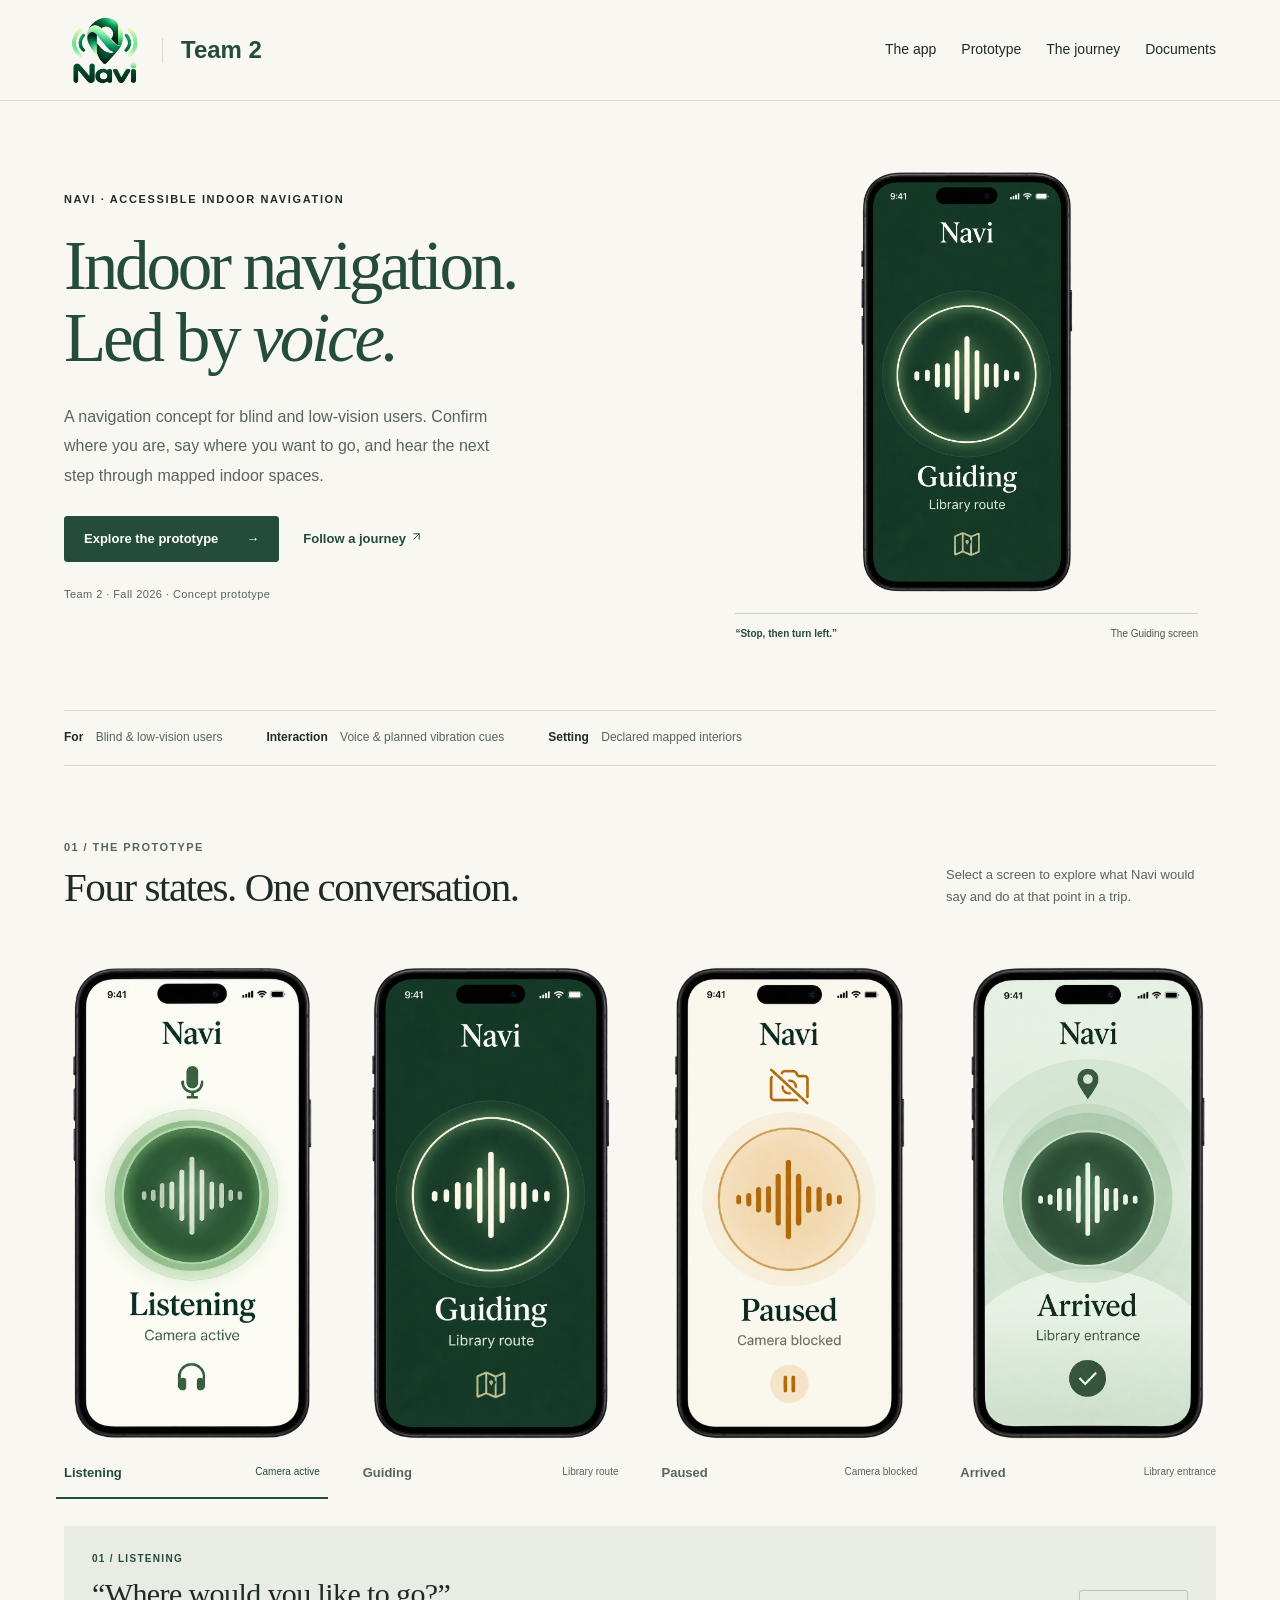
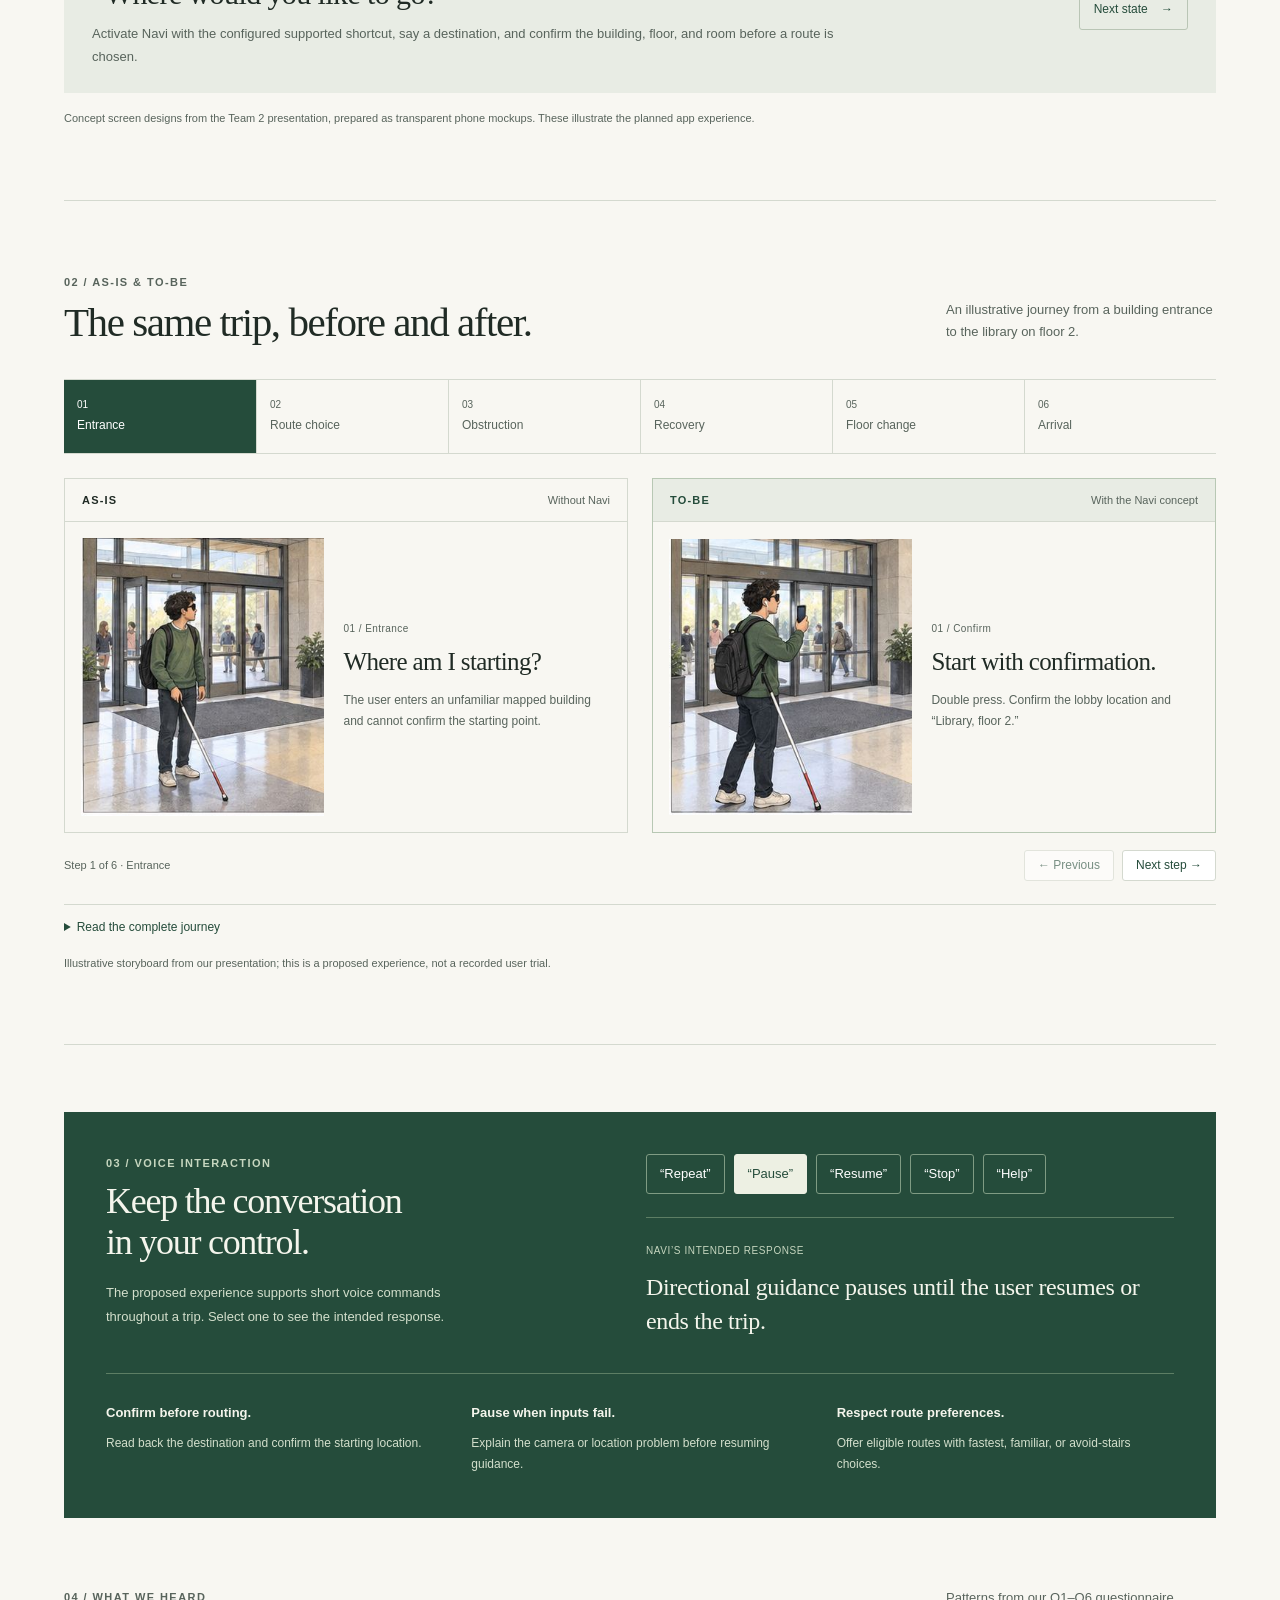
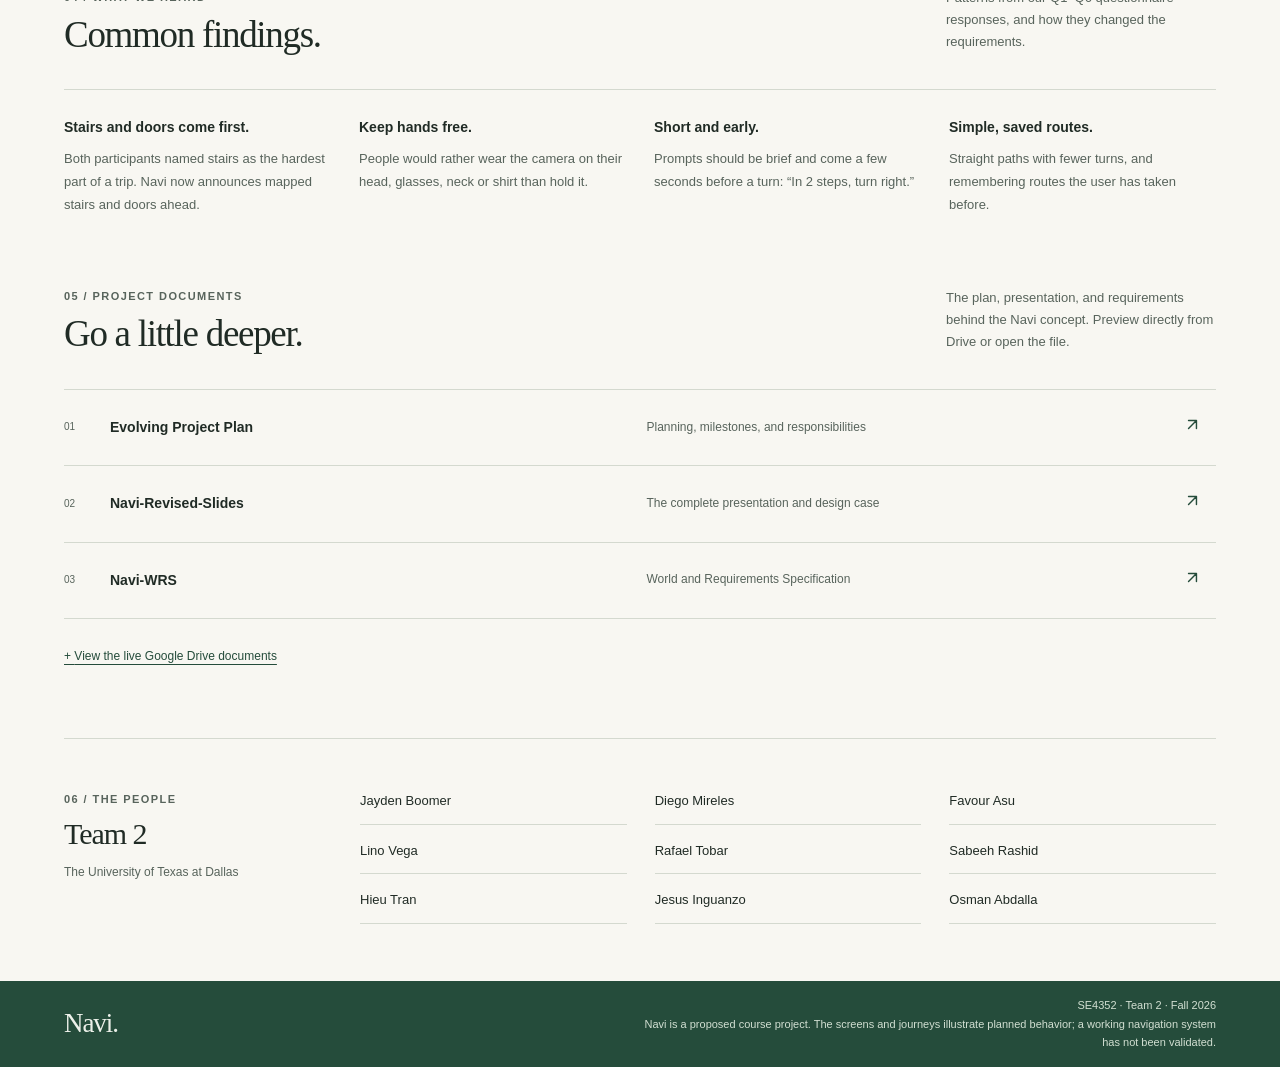
<file: index.html>
<!DOCTYPE html>
<html lang="en">

<head>
    <meta charset="utf-8">
    <meta name="viewport" content="width=device-width, initial-scale=1">
    <meta name="theme-color" content="#254c3b">
    <meta name="description"
        content="A voice-led indoor navigation concept for blind and low-vision users.">
    <title>Navi | SE4352.001 Team 2</title>

    <!-- Open Graph / Facebook / LinkedIn Meta Tags -->
    <meta property="og:title" content="Navi | SE4352.001 Team 2">
    <meta property="og:description"
        content="A voice-led indoor navigation concept for blind and low-vision users.">
    <meta property="og:image"
        content="https://raw.githubusercontent.com/Jayden-Boomer/SE4352.001-TeamWebsite/refs/heads/main/Images/navi-social-preview.jpg">
    <meta property="og:url" content="https://jayden-boomer.github.io/SE4352.001-TeamWebsite/">
    <meta property="og:type" content="website">

    <!-- Twitter Card Meta Tags -->
    <meta name="twitter:card" content="summary_large_image">
    <meta name="twitter:title" content="Navi | SE4352.001 Team 2">
    <meta name="twitter:description"
        content="A voice-led indoor navigation concept for blind and low-vision users.">
    <meta name="twitter:image"
        content="https://raw.githubusercontent.com/Jayden-Boomer/SE4352.001-TeamWebsite/refs/heads/main/Images/navi-social-preview.jpg">
    <meta property="og:image:width" content="1200">
    <meta property="og:image:height" content="630">
    <meta property="og:image:type" content="image/jpeg">
    <meta property="og:image:alt" content="Green Navi app logo centered on a light background">
    <meta name="twitter:image:alt" content="Green Navi app logo centered on a light background">
    <link rel="stylesheet" href="styles.css">
    <script src="script.js" defer></script>
</head>

<body>
    <a class="skip-link" href="#main">Skip to main content</a>
    <header class="site-header">
        <div class="wrap">
            <a class="brand" href="#overview" aria-label="Navi, Team 2 home">
                <img class="brand-logo" src="Images/navi-logo.png" alt="Navi" width="80" height="80"><span
                    class="brand-divider" aria-hidden="true"></span><span class="team-label">Team 2</span>
            </a>
            <nav class="top-nav" aria-label="Main navigation">
                <a href="#overview">The app</a><a href="#prototype">Prototype</a><a href="#journey"
                    class="nav-journey">The journey</a><a href="#documents">Documents</a>
            </nav>
        </div>
    </header>
    <main id="main" class="wrap">
        <section id="overview" class="hero" aria-labelledby="project-title">
            <div class="hero-grid">
                <div>
                    <p class="eyebrow">Navi · Accessible indoor navigation</p>
                    <h1 id="project-title">Indoor navigation.<br>Led by <em>voice.</em></h1>
                    <p class="hero-description">A navigation concept for blind and low-vision users. Confirm where you
                        are, say where you want to go, and hear the next step through mapped indoor spaces.</p>
                    <div class="hero-actions"><a class="button" href="#prototype">Explore the prototype <span
                                aria-hidden="true">→</span></a><a class="quiet-link" href="#journey">Follow a journey
                            <svg xmlns="http://www.w3.org/2000/svg" width="1em" height="1em" viewBox="0 0 24 24"
                                fill="none" stroke="currentColor" stroke-width="1.8" stroke-linecap="round"
                                stroke-linejoin="round" aria-hidden="true" focusable="false">
                                <path d="M7 17 17 7M7 7h10v10" />
                            </svg></a></div>
                    <p class="hero-status">Team 2 · Fall 2026 · Concept prototype</p>
                </div>
                <figure class="hero-visual">
                    <div class="phone-crop crop-guiding" role="img"
                        aria-label="Navi’s Guiding prototype screen: a dark green interface with a voice waveform and the caption Library route.">
                    </div>
                    <figcaption><strong>“Stop, then turn left.”</strong><span>The Guiding screen</span></figcaption>
                </figure>
            </div>
        </section>
        <div class="project-strip" aria-label="Project details">
            <span><strong>For</strong> Blind &amp; low-vision users</span><span><strong>Interaction</strong> Voice &amp;
                planned vibration cues</span><span><strong>Setting</strong> Declared mapped interiors</span>
        </div>

        <section id="prototype" class="showcase-section prototype-section" aria-labelledby="prototype-title">
            <div class="section-heading">
                <div>
                    <p class="section-number">01 / The prototype</p>
                    <h2 id="prototype-title">Four states. One conversation.</h2>
                </div>
                <p>Select a screen to explore what Navi would say and do at that point in a trip.</p>
            </div>
            <div class="prototype-grid" role="tablist" aria-label="Navi prototype screens">
                <button type="button" class="screen-tab" id="screen-listening" role="tab" aria-selected="true"
                    aria-controls="state-listening" tabindex="0">
                    <span class="phone-crop crop-listening" aria-hidden="true"></span><span
                        class="screen-caption">Listening<small>Camera active</small></span>
                </button>
                <button type="button" class="screen-tab" id="screen-guiding" role="tab" aria-selected="false"
                    aria-controls="state-guiding" tabindex="-1">
                    <span class="phone-crop crop-guiding" aria-hidden="true"></span><span
                        class="screen-caption">Guiding<small>Library route</small></span>
                </button>
                <button type="button" class="screen-tab" id="screen-paused" role="tab" aria-selected="false"
                    aria-controls="state-paused" tabindex="-1">
                    <span class="phone-crop crop-paused" aria-hidden="true"></span><span
                        class="screen-caption">Paused<small>Camera blocked</small></span>
                </button>
                <button type="button" class="screen-tab" id="screen-arrived" role="tab" aria-selected="false"
                    aria-controls="state-arrived" tabindex="-1">
                    <span class="phone-crop crop-arrived" aria-hidden="true"></span><span
                        class="screen-caption">Arrived<small>Library entrance</small></span>
                </button>
            </div>
            <div class="prototype-explanation">
                <div class="state-panels">
                    <div class="state-panel" id="state-listening" role="tabpanel" aria-labelledby="screen-listening"
                        tabindex="0">
                        <p class="state-label">01 / Listening</p>
                        <h3>“Where would you like to go?”</h3>
                        <p>Activate Navi with the configured supported shortcut, say a destination, and confirm the
                            building, floor, and room before a route is chosen.</p>
                    </div>
                    <div class="state-panel" id="state-guiding" role="tabpanel" aria-labelledby="screen-guiding"
                        tabindex="0" hidden>
                        <p class="state-label">02 / Guiding</p>
                        <h3>“Stop, then turn left.”</h3>
                        <p>Follow spoken distance, stop, and turn instructions along the confirmed route. The proposed
                            experience supports fastest, familiar, and avoid-stairs preferences where eligible routes
                            exist.</p>
                    </div>
                    <div class="state-panel" id="state-paused" role="tabpanel" aria-labelledby="screen-paused"
                        tabindex="0" hidden>
                        <p class="state-label">03 / Paused</p>
                        <h3>“Please clear the camera.”</h3>
                        <p>Guidance pauses when the camera view becomes unclear. Correct the view, then say resume; Navi
                            rechecks camera and location before continuing.</p>
                    </div>
                    <div class="state-panel" id="state-arrived" role="tabpanel" aria-labelledby="screen-arrived"
                        tabindex="0" hidden>
                        <p class="state-label">04 / Arrived</p>
                        <h3>“You’ve arrived.”</h3>
                        <p>Navi announces arrival when the confirmed location matches the mapped destination entrance.
                            Say stop to end the navigation session.</p>
                    </div>
                </div>
                <button class="next-state" id="next-state" type="button">Next state <span
                        aria-hidden="true">→</span></button>
            </div>
            <p class="source-caption">Concept screen designs from the Team 2 presentation, prepared as transparent phone
                mockups. These illustrate the planned app experience.</p>
        </section>

        <section id="journey" class="showcase-section journey-section" aria-labelledby="journey-title">
            <div class="section-heading">
                <div>
                    <p class="section-number">02 / AS-IS &amp; TO-BE</p>
                    <h2 id="journey-title">The same trip, before and after.</h2>
                </div>
                <p>An illustrative journey from a building entrance to the library on floor 2.</p>
            </div>
            <div class="journey-steps" role="group" aria-label="Choose a stage in the journey"><button
                    class="journey-step" type="button" aria-pressed="true"><span>01</span>Entrance</button><button
                    class="journey-step" type="button" aria-pressed="false"><span>02</span>Route choice</button><button
                    class="journey-step" type="button" aria-pressed="false"><span>03</span>Obstruction</button><button
                    class="journey-step" type="button" aria-pressed="false"><span>04</span>Recovery</button><button
                    class="journey-step" type="button" aria-pressed="false"><span>05</span>Floor change</button><button
                    class="journey-step" type="button" aria-pressed="false"><span>06</span>Arrival</button></div>
            <div class="journey-comparison">
                <article class="comparison-card comparison-before" aria-labelledby="as-is-title">
                    <div class="comparison-label">
                        <h3 id="as-is-title">AS-IS</h3><span>Without Navi</span>
                    </div>
                    <div class="comparison-content">
                        <img id="before-image" src="Images/journey-as-is-01-entrance.jpg"
                            alt="A blind traveler with a cane stands inside an unfamiliar building entrance."
                            width="330" height="376" loading="lazy">
                        <div class="comparison-copy">
                            <p class="scene-eyebrow" id="before-step">01 / Entrance</p>
                            <h4 id="before-title">Where am I starting?</h4>
                            <p id="before-copy">The user enters an unfamiliar mapped building and cannot confirm the
                                starting point.</p>
                        </div>
                    </div>
                </article>
                <article class="comparison-card comparison-after" aria-labelledby="to-be-title">
                    <div class="comparison-label">
                        <h3 id="to-be-title">TO-BE</h3><span>With the Navi concept</span>
                    </div>
                    <div class="comparison-content">
                        <img id="after-image" src="Images/journey-to-be-01-confirm.jpg"
                            alt="The same traveler uses a phone to confirm their location and destination in the lobby."
                            width="330" height="375" loading="lazy">
                        <div class="comparison-copy">
                            <p class="scene-eyebrow" id="after-step">01 / Confirm</p>
                            <h4 id="after-title">Start with confirmation.</h4>
                            <p id="after-copy">Double press. Confirm the lobby location and “Library, floor 2.”</p>
                        </div>
                    </div>
                </article>
            </div>
            <div class="journey-controls">
                <p id="journey-progress" role="status" aria-live="polite">Step 1 of 6 · Entrance</p>
                <div><button class="text-button" id="previous-step" type="button" disabled>← Previous</button><button
                        class="text-button" id="next-step" type="button">Next step →</button></div>
            </div>
            <details class="journey-transcript">
                <summary>Read the complete journey</summary>
                <div class="journey-table-wrap">
                    <table>
                        <caption>AS-IS and TO-BE storyboard from the project presentation</caption>
                        <thead>
                            <tr>
                                <th scope="col">Stage</th>
                                <th scope="col">AS-IS</th>
                                <th scope="col">TO-BE</th>
                            </tr>
                        </thead>
                        <tbody>
                            <tr>
                                <th scope="row">1. Entrance</th>
                                <td>The user enters an unfamiliar mapped building and cannot confirm the starting point.
                                </td>
                                <td>Double press. Confirm the lobby location and “Library, floor 2.”</td>
                            </tr>
                            <tr>
                                <th scope="row">2. Route choice</th>
                                <td>Similar corridors make the turn toward the library uncertain.</td>
                                <td>Choose avoid-stairs. Hear the next turn on the eligible elevator route.</td>
                            </tr>
                            <tr>
                                <th scope="row">3. Obstruction</th>
                                <td>A cart blocks the corridor. The user stops and reassesses with a cane.</td>
                                <td>“Stop. A cart is ahead.” Pause until the path clears or a detour is confirmed.</td>
                            </tr>
                            <tr>
                                <th scope="row">4. Recovery</th>
                                <td>The user asks staff where to find the elevator and library floor.</td>
                                <td>If the view fails: “Pause. Clear and face the camera forward.” Say resume after
                                    checks pass.</td>
                            </tr>
                            <tr>
                                <th scope="row">5. Floor change</th>
                                <td>After the elevator trip, the user must establish the new floor and heading.</td>
                                <td>At the elevator exit, confirm floor 2 and heading before another turn.</td>
                            </tr>
                            <tr>
                                <th scope="row">6. Arrival</th>
                                <td>Staff help identify the library entrance. Arrival depends on local assistance.</td>
                                <td>Match the mapped library entrance and announce arrival. Say stop.</td>
                            </tr>
                        </tbody>
                    </table>
                </div>
            </details>
            <p class="source-caption">Illustrative storyboard from our presentation; this is a proposed experience, not
                a recorded user trial.</p>
        </section>

        <section id="voice" class="conversation-section" aria-labelledby="voice-title">
            <div class="conversation-intro">
                <p class="section-number">03 / Voice interaction</p>
                <h2 id="voice-title">Keep the conversation<br>in your control.</h2>
                <p>The proposed experience supports short voice commands throughout a trip. Select one to see the
                    intended response.</p>
            </div>
            <div class="command-demo">
                <div class="command-buttons" role="group" aria-label="Example voice commands">
                    <button type="button" class="voice-command" data-command="Repeat"
                        aria-pressed="false">“Repeat”</button>
                    <button type="button" class="voice-command" data-command="Pause"
                        aria-pressed="true">“Pause”</button>
                    <button type="button" class="voice-command" data-command="Resume"
                        aria-pressed="false">“Resume”</button>
                    <button type="button" class="voice-command" data-command="Stop" aria-pressed="false">“Stop”</button>
                    <button type="button" class="voice-command" data-command="Help" aria-pressed="false">“Help”</button>
                </div>
                <div class="command-response" role="status" aria-live="polite"><span>Navi’s intended response</span>
                    <p id="command-response">Directional guidance pauses until the user resumes or ends the trip.</p>
                </div>
            </div>
            <dl class="design-principles">
                <div>
                    <dt>Confirm before routing.</dt>
                    <dd>Read back the destination and confirm the starting location.</dd>
                </div>
                <div>
                    <dt>Pause when inputs fail.</dt>
                    <dd>Explain the camera or location problem before resuming guidance.</dd>
                </div>
                <div>
                    <dt>Respect route preferences.</dt>
                    <dd>Offer eligible routes with fastest, familiar, or avoid-stairs choices.</dd>
                </div>
            </dl>
        </section>

        <section id="findings" class="findings-section" aria-labelledby="findings-title">
            <div class="section-heading">
                <div>
                    <p class="section-number">04 / What we heard</p>
                    <h2 id="findings-title">Common findings.</h2>
                </div>
                <p>Patterns from our Q1–Q6 questionnaire responses, and how they changed the requirements.</p>
            </div>
            <ul class="findings-list">
                <li>
                    <h3>Stairs and doors come first.</h3>
                    <p>Both participants named stairs as the hardest part of a trip. Navi now announces mapped
                        stairs and doors ahead.</p>
                </li>
                <li>
                    <h3>Keep hands free.</h3>
                    <p>People would rather wear the camera on their head, glasses, neck or shirt than hold it.</p>
                </li>
                <li>
                    <h3>Short and early.</h3>
                    <p>Prompts should be brief and come a few seconds before a turn: “In 2 steps, turn right.”</p>
                </li>
                <li>
                    <h3>Simple, saved routes.</h3>
                    <p>Straight paths with fewer turns, and remembering routes the user has taken before.</p>
                </li>
            </ul>
        </section>

        <section id="documents" class="documents" aria-labelledby="documents-title">
            <div class="section-heading">
                <div>
                    <p class="section-number">05 / Project documents</p>
                    <h2 id="documents-title">Go a little deeper.</h2>
                </div>
                <p>The plan, presentation, and requirements behind the Navi concept. Preview directly from Drive or open
                    the file.</p>
            </div>
            <div class="document-link-list"><a class="document-link"
                    data-doc-link="plan" target="_blank"
                    rel="noopener noreferrer"
                    aria-label="Open Evolving Project Plan in Google Drive"><span>01</span><strong>Evolving Project
                        Plan</strong><span class="link-description">Planning, milestones, and
                        responsibilities</span><span aria-hidden="true"><svg xmlns="http://www.w3.org/2000/svg"
                            width="1em" height="1em" viewBox="0 0 24 24" fill="none" stroke="currentColor"
                            stroke-width="1.8" stroke-linecap="round" stroke-linejoin="round" aria-hidden="true"
                            focusable="false">
                            <path d="M7 17 17 7M7 7h10v10" />
                        </svg></span></a><a class="document-link"
                    data-doc-link="slides" target="_blank"
                    rel="noopener noreferrer"
                    aria-label="Open Navi-Revised-Slides in Google Drive"><span>02</span><strong>Navi-Revised-Slides</strong><span
                        class="link-description">The complete presentation and design case</span><span
                        aria-hidden="true"><svg xmlns="http://www.w3.org/2000/svg" width="1em" height="1em"
                            viewBox="0 0 24 24" fill="none" stroke="currentColor" stroke-width="1.8"
                            stroke-linecap="round" stroke-linejoin="round" aria-hidden="true" focusable="false">
                            <path d="M7 17 17 7M7 7h10v10" />
                        </svg></span></a><a class="document-link"
                    data-doc-link="wrs" target="_blank"
                    rel="noopener noreferrer"
                    aria-label="Open Navi-WRS in Google Drive"><span>03</span><strong>Navi-WRS</strong><span
                        class="link-description">World and Requirements Specification</span><span
                        aria-hidden="true"><svg xmlns="http://www.w3.org/2000/svg" width="1em" height="1em"
                            viewBox="0 0 24 24" fill="none" stroke="currentColor" stroke-width="1.8"
                            stroke-linecap="round" stroke-linejoin="round" aria-hidden="true" focusable="false">
                            <path d="M7 17 17 7M7 7h10v10" />
                        </svg></span></a></div>
            <details class="embedded-reader">
                <summary>View the live Google Drive documents</summary>
                <div class="document-layout">
                    <aside aria-label="Choose a project document">
                        <div class="document-list" role="tablist" aria-label="Project documents"
                            aria-orientation="vertical">
                            <button class="document-tab" id="tab-plan" role="tab" aria-selected="true"
                                aria-controls="panel-plan" data-document="plan" tabindex="0">
                                <span class="tab-number">01</span><span><span class="tab-title">Evolving Project
                                        Plan</span><span class="tab-type">Planning &amp; milestones</span></span><span
                                    class="tab-arrow" aria-hidden="true">→</span>
                            </button>
                            <button class="document-tab" id="tab-slides" role="tab" aria-selected="false"
                                aria-controls="panel-slides" data-document="slides" tabindex="-1">
                                <span class="tab-number">02</span><span><span
                                        class="tab-title">Navi-Revised-Slides</span><span class="tab-type">Project
                                        presentation</span></span><span class="tab-arrow" aria-hidden="true">→</span>
                            </button>
                            <button class="document-tab" id="tab-wrs" role="tab" aria-selected="false"
                                aria-controls="panel-wrs" data-document="wrs" tabindex="-1">
                                <span class="tab-number">03</span><span><span class="tab-title">Navi-WRS</span><span
                                        class="tab-type">World &amp; Requirements Specification</span></span><span
                                    class="tab-arrow" aria-hidden="true">→</span>
                            </button>
                        </div>
                        <p class="document-note"><strong>Read directly from Drive.</strong><br>Select a document to open
                            its live Google Drive preview. Refresh to load recent changes, or expand for a larger
                            reading view.</p>
                    </aside>
                    <div id="document-panels">
                        <section class="document-panel" id="panel-plan" role="tabpanel" aria-labelledby="tab-plan"
                            tabindex="0">
                            <div class="viewer-toolbar">
                                <h3 class="viewer-title">Evolving Project Plan<span class="viewer-subtitle">Planning
                                        &amp; milestones</span></h3>
                                <div class="viewer-tools" aria-label="Document actions">
                                    <a class="icon-button"
                                        data-doc-link="plan"
                                        target="_blank" rel="noopener noreferrer"
                                        title="Open Evolving Project Plan in Google Drive"
                                        aria-label="Open Evolving Project Plan in Google Drive"><img class="ui-icon"
                                            src="Images/icon-open.svg" alt="" aria-hidden="true" width="17"
                                            height="17"></a>
                                    <button class="icon-button" type="button" data-reload="plan"
                                        title="Refresh Evolving Project Plan from Google Drive"
                                        aria-label="Refresh Evolving Project Plan from Google Drive"><img
                                            class="ui-icon" src="Images/icon-refresh.svg" alt="" aria-hidden="true"
                                            width="17" height="17"></button>
                                    <button class="icon-button" type="button" data-expand="plan"
                                        title="Expand Evolving Project Plan"
                                        aria-label="Expand Evolving Project Plan"><img class="ui-icon"
                                            src="Images/icon-expand.svg" alt="" aria-hidden="true" width="17"
                                            height="17"></button>
                                </div>
                            </div>
                            <div class="viewer-frame"><iframe
                                    data-doc-preview="plan"
                                    title="Evolving Project Plan Google Drive preview" loading="lazy" allow="fullscreen"
                                    allowfullscreen></iframe></div>
                            <div class="viewer-caption"><span>Live Google Drive preview</span><a
                                    data-doc-link="plan"
                                    target="_blank" rel="noopener noreferrer">View in Google Drive <span
                                        aria-hidden="true"><svg xmlns="http://www.w3.org/2000/svg" width="1em"
                                            height="1em" viewBox="0 0 24 24" fill="none" stroke="currentColor"
                                            stroke-width="1.8" stroke-linecap="round" stroke-linejoin="round"
                                            aria-hidden="true" focusable="false">
                                            <path d="M7 17 17 7M7 7h10v10" />
                                        </svg></span></a></div>
                        </section>
                        <section class="document-panel" id="panel-slides" role="tabpanel" aria-labelledby="tab-slides"
                            tabindex="0" hidden>
                            <div class="viewer-toolbar">
                                <h3 class="viewer-title">Navi-Revised-Slides<span class="viewer-subtitle">Project
                                        presentation</span></h3>
                                <div class="viewer-tools" aria-label="Document actions">
                                    <a class="icon-button"
                                        data-doc-link="slides"
                                        target="_blank" rel="noopener noreferrer"
                                        title="Open Navi-Revised-Slides in Google Drive"
                                        aria-label="Open Navi-Revised-Slides in Google Drive"><img class="ui-icon"
                                            src="Images/icon-open.svg" alt="" aria-hidden="true" width="17"
                                            height="17"></a>
                                    <button class="icon-button" type="button" data-reload="slides"
                                        title="Refresh Navi-Revised-Slides from Google Drive"
                                        aria-label="Refresh Navi-Revised-Slides from Google Drive"><img class="ui-icon"
                                            src="Images/icon-refresh.svg" alt="" aria-hidden="true" width="17"
                                            height="17"></button>
                                    <button class="icon-button" type="button" data-expand="slides"
                                        title="Expand Navi-Revised-Slides" aria-label="Expand Navi-Revised-Slides"><img
                                            class="ui-icon" src="Images/icon-expand.svg" alt="" aria-hidden="true"
                                            width="17" height="17"></button>
                                </div>
                            </div>
                            <div class="viewer-frame"><iframe
                                    data-doc-preview="slides"
                                    title="Navi-Revised-Slides Google Drive preview" loading="lazy" allow="fullscreen"
                                    allowfullscreen></iframe></div>
                            <div class="viewer-caption"><span>Live Google Drive preview</span><a
                                    data-doc-link="slides"
                                    target="_blank" rel="noopener noreferrer">View in Google Drive <span
                                        aria-hidden="true"><svg xmlns="http://www.w3.org/2000/svg" width="1em"
                                            height="1em" viewBox="0 0 24 24" fill="none" stroke="currentColor"
                                            stroke-width="1.8" stroke-linecap="round" stroke-linejoin="round"
                                            aria-hidden="true" focusable="false">
                                            <path d="M7 17 17 7M7 7h10v10" />
                                        </svg></span></a></div>
                        </section>
                        <section class="document-panel" id="panel-wrs" role="tabpanel" aria-labelledby="tab-wrs"
                            tabindex="0" hidden>
                            <div class="viewer-toolbar">
                                <h3 class="viewer-title">Navi-WRS<span class="viewer-subtitle">World &amp; Requirements
                                        Specification</span></h3>
                                <div class="viewer-tools" aria-label="Document actions">
                                    <a class="icon-button"
                                        data-doc-link="wrs"
                                        target="_blank" rel="noopener noreferrer" title="Open Navi-WRS in Google Drive"
                                        aria-label="Open Navi-WRS in Google Drive"><img class="ui-icon"
                                            src="Images/icon-open.svg" alt="" aria-hidden="true" width="17"
                                            height="17"></a>
                                    <button class="icon-button" type="button" data-reload="wrs"
                                        title="Refresh Navi-WRS from Google Drive"
                                        aria-label="Refresh Navi-WRS from Google Drive"><img class="ui-icon"
                                            src="Images/icon-refresh.svg" alt="" aria-hidden="true" width="17"
                                            height="17"></button>
                                    <button class="icon-button" type="button" data-expand="wrs" title="Expand Navi-WRS"
                                        aria-label="Expand Navi-WRS"><img class="ui-icon" src="Images/icon-expand.svg"
                                            alt="" aria-hidden="true" width="17" height="17"></button>
                                </div>
                            </div>
                            <div class="viewer-frame"><iframe
                                    data-doc-preview="wrs"
                                    title="Navi-WRS Google Drive preview" loading="lazy" allow="fullscreen"
                                    allowfullscreen></iframe></div>
                            <div class="viewer-caption"><span>Live Google Drive preview</span><a
                                    data-doc-link="wrs"
                                    target="_blank" rel="noopener noreferrer">View in Google Drive <span
                                        aria-hidden="true"><svg xmlns="http://www.w3.org/2000/svg" width="1em"
                                            height="1em" viewBox="0 0 24 24" fill="none" stroke="currentColor"
                                            stroke-width="1.8" stroke-linecap="round" stroke-linejoin="round"
                                            aria-hidden="true" focusable="false">
                                            <path d="M7 17 17 7M7 7h10v10" />
                                        </svg></span></a></div>
                        </section>
                    </div>
                </div>
            </details>
        </section>

        <section id="team" class="team-section" aria-labelledby="team-title">
            <div>
                <p class="section-number">06 / The people</p>
                <h2 id="team-title">Team 2</h2>
                <p class="team-subtitle">The University of Texas at Dallas</p>
            </div>
            <ul class="team-roster" aria-label="Team members">
                <li>Jayden Boomer</li>
                <li>Diego Mireles</li>
                <li>Favour Asu</li>
                <li>Lino Vega</li>
                <li>Rafael Tobar</li>
                <li>Sabeeh Rashid</li>
                <li>Hieu Tran</li>
                <li>Jesus Inguanzo</li>
                <li>Osman Abdalla</li>
            </ul>
        </section>
    </main>
    <footer class="site-footer">
        <div class="wrap"><span class="footer-brand">Navi.</span>
            <p class="footer-meta">SE4352 · Team 2 · Fall 2026<br>Navi is a proposed course project. The screens and
                journeys illustrate planned behavior; a working navigation system has not been validated.</p>
        </div>
    </footer>

    <dialog id="reader" class="reader-dialog" aria-labelledby="reader-title">
        <div class="dialog-bar">
            <h2 id="reader-title">Document reader</h2><button type="button" class="text-button" id="close-reader"
                autofocus>Close <span aria-hidden="true">×</span></button>
        </div>
        <iframe id="expanded-frame" title="Expanded Google Drive document" allow="fullscreen" allowfullscreen></iframe>
    </dialog>

    <!-- Live document previews and showcase interactions are initialized by script.js. -->

</body>

</html>
</file>
<file: styles.css>
:root {
            --header-height: 100px;
            --paper: #f8f7f2;
            --white: #fff;
            --ink: #202b25;
            --muted: #58645c;
            --green: #254c3b;
            --green-dark: #19392b;
            --wash: #e8ece4;
            --line: #d4d9cf;
            --serif: Georgia, "Times New Roman", serif;
            --sans: "Segoe UI", Arial, sans-serif;
        }

        *,
        *::before,
        *::after {
            box-sizing: border-box;
        }

        html {
            scroll-behavior: smooth;
            scroll-padding-top: calc(var(--header-height) + 20px);
        }

        body {
            margin: 0;
            background: var(--paper);
            color: var(--ink);
            font: 16px/1.65 var(--sans);
        }

        a {
            color: inherit;
            text-underline-offset: 4px;
        }

        button,
        a {
            -webkit-tap-highlight-color: transparent;
        }

        button {
            font: inherit;
        }

        button,
        [role="tab"] {
            cursor: pointer;
        }

        button:disabled {
            cursor: default;
            opacity: .6;
        }

        a:focus-visible,
        button:focus-visible,
        [tabindex]:focus-visible {
            outline: 3px solid #ad640b;
            outline-offset: 5px;
        }

        [hidden] {
            display: none !important;
        }

        .wrap {
            max-width: 1240px;
            margin-inline: auto;
            padding-inline: 44px;
        }

        .skip-link {
            position: fixed;
            top: 12px;
            left: 12px;
            z-index: 200;
            padding: 10px 18px;
            background: white;
            transform: translateY(-170%);
        }

        .skip-link:focus {
            transform: none;
        }

        .site-header {
            position: sticky;
            top: 0;
            z-index: 100;
            background: var(--paper);
            box-shadow: 0 1px 0 var(--line);
        }

        .site-header .wrap {
            display: flex;
            align-items: center;
            justify-content: space-between;
            min-height: 100px;
            gap: 30px;
        }

        .brand {
            display: flex;
            align-items: center;
            gap: 15px;
            text-decoration: none;
        }

        .brand-logo {
            display: block;
            width: 80px;
            height: 80px;
            object-fit: contain;
            flex: none;
            mix-blend-mode: normal;
        }

        .brand-divider {
            width: 1px;
            height: 25px;
            background: var(--line);
            margin-inline: 3px;
        }

        .team-label {
            font-size: 24px;
            font-weight: 600;
            line-height: 1.2;
            color: var(--green);
            white-space: nowrap;
        }

        .top-nav {
            display: flex;
            align-items: center;
            gap: 32px;
            font-size: 14px;
        }

        .top-nav a {
            text-decoration: none;
        }

        .top-nav a:hover {
            color: var(--green);
            text-decoration: underline;
        }

        .hero {
            padding-block: 70px 76px;
            border-top: 1px solid var(--line);
        }

        .eyebrow {
            margin: 0;
            font-size: 11px;
            font-weight: 650;
            text-transform: uppercase;
            letter-spacing: .15em;
        }

        .hero-grid {
            display: grid;
            grid-template-columns: 1.28fr 1fr;
            gap: 75px;
            align-items: end;
        }

        h1 {
            margin: 21px 0 0;
            font: 400 clamp(48px, 5.7vw, 76px)/1.05 var(--serif);
            letter-spacing: -.047em;
            color: var(--green);
        }

        h1 em {
            font-weight: 400;
        }

        .hero-intro {
            max-width: 410px;
            padding-bottom: 3px;
        }

        .hero-intro p {
            margin: 0 0 23px;
            color: var(--muted);
            font-size: 16px;
            line-height: 1.85;
        }

        .button {
            display: inline-flex;
            align-items: center;
            justify-content: center;
            gap: 28px;
            padding: 11px 19px;
            background: var(--green);
            border: 1px solid var(--green);
            border-radius: 3px;
            color: white;
            font-size: 13px;
            font-weight: 600;
            text-decoration: none;
        }

        .button:hover {
            background: var(--green-dark);
        }

        .button svg {
            width: 16px;
            height: 16px;
        }

        .project-strip {
            display: flex;
            flex-wrap: wrap;
            gap: 15px 44px;
            border-block: 1px solid var(--line);
            padding-block: 17px;
            font-size: 12px;
            color: var(--muted);
        }

        .project-strip strong {
            font-weight: 600;
            color: var(--ink);
            margin-right: 9px;
        }

        .documents {
            padding-block: 69px 80px;
        }

        .section-heading {
            display: flex;
            align-items: end;
            justify-content: space-between;
            gap: 26px;
            margin-bottom: 33px;
        }

        .section-number {
            margin: 0 0 8px;
            font-size: 11px;
            letter-spacing: .13em;
            font-weight: 600;
            color: var(--muted);
            text-transform: uppercase;
        }

        h2 {
            margin: 0;
            font: 400 37px/1.15 var(--serif);
            letter-spacing: -.035em;
        }

        .section-heading>p {
            margin: 0 0 3px;
            max-width: 270px;
            color: var(--muted);
            font-size: 13px;
            line-height: 1.7;
        }

        .document-layout {
            display: grid;
            grid-template-columns: 260px minmax(0, 1fr);
            align-items: start;
            gap: 36px;
        }

        .document-list {
            border-top: 1px solid var(--line);
        }

        .document-tab {
            display: grid;
            grid-template-columns: 23px 1fr 18px;
            align-items: start;
            gap: 10px;
            width: 100%;
            padding: 22px 13px 22px 0;
            border: 0;
            border-bottom: 1px solid var(--line);
            background: transparent;
            color: var(--muted);
            text-align: left;
            line-height: 1.45;
            position: relative;
        }

        .document-tab:hover {
            color: var(--green);
            background: #eef0e9;
        }

        .document-tab[aria-selected="true"] {
            color: var(--green);
            background: var(--wash);
            padding-left: 13px;
        }

        .document-tab[aria-selected="true"]::before {
            content: "";
            position: absolute;
            top: 0;
            bottom: 0;
            left: 0;
            width: 3px;
            background: var(--green);
        }

        .tab-number {
            font-size: 11px;
            padding-top: 4px;
            font-variant-numeric: tabular-nums;
        }

        .tab-title {
            display: block;
            font-size: 14px;
            font-weight: 650;
        }

        .tab-type {
            display: block;
            margin-top: 7px;
            font-size: 11px;
            font-weight: 400;
            color: var(--muted);
        }

        .tab-arrow {
            font-size: 18px;
            line-height: 1.2;
            opacity: 0;
        }

        .document-tab[aria-selected="true"] .tab-arrow {
            opacity: 1;
        }

        .document-note {
            margin: 23px 0 0;
            padding-inline: 2px;
            color: var(--muted);
            font-size: 12px;
            line-height: 1.8;
        }

        .document-note strong {
            color: var(--ink);
            font-weight: 600;
        }

        .document-panel {
            min-width: 0;
        }

        .viewer-toolbar {
            display: flex;
            align-items: center;
            justify-content: space-between;
            gap: 15px;
            padding: 15px 19px;
            background: var(--white);
            border: 1px solid var(--line);
            border-bottom: 0;
            min-height: 65px;
        }

        .viewer-title {
            margin: 0;
            font-size: 13px;
            font-weight: 650;
        }

        .viewer-subtitle {
            display: block;
            margin-top: 2px;
            font-size: 11px;
            color: var(--muted);
            font-weight: 400;
        }

        .viewer-tools {
            display: flex;
            align-items: center;
            gap: 6px;
            flex: none;
        }

        .icon-button {
            width: 34px;
            height: 34px;
            display: inline-flex;
            align-items: center;
            justify-content: center;
            color: var(--green);
            border: 1px solid transparent;
            border-radius: 3px;
            background: transparent;
            text-decoration: none;
        }

        .icon-button:hover {
            border-color: var(--line);
            background: var(--paper);
        }

        .icon-button .ui-icon {
            width: 17px;
            height: 17px;
        }

        .viewer-frame {
            height: 710px;
            background: #e3e5e0;
            border: 1px solid var(--line);
        }

        .viewer-frame iframe {
            width: 100%;
            height: 100%;
            display: block;
            border: 0;
            background: #e3e5e0;
        }

        .viewer-frame:not(:has(iframe[src]))::before {
            content: "Preparing document…";
            display: block;
            padding: 35px;
            color: var(--muted);
            font-size: 13px;
        }

        .viewer-caption {
            display: flex;
            justify-content: space-between;
            gap: 16px;
            margin-top: 12px;
            font-size: 11px;
            color: var(--muted);
        }

        .viewer-caption a {
            color: var(--green);
            white-space: nowrap;
        }

        .reader-dialog {
            width: calc(100vw - 36px);
            max-width: 1440px;
            height: calc(100vh - 36px);
            max-height: none;
            padding: 0;
            border: 1px solid var(--line);
            border-radius: 4px;
            background: var(--paper);
            color: var(--ink);
        }

        .reader-dialog::backdrop {
            background: rgb(14 29 21 / 70%);
        }

        .reader-dialog[open] {
            display: flex;
            flex-direction: column;
        }

        .reader-dialog .dialog-bar {
            display: flex;
            align-items: center;
            justify-content: space-between;
            gap: 16px;
            padding: 10px 18px;
            border-bottom: 1px solid var(--line);
        }

        .reader-dialog h2 {
            font: 600 14px var(--sans);
            letter-spacing: 0;
        }

        .reader-dialog iframe {
            display: block;
            width: 100%;
            flex: 1;
            min-height: 0;
            border: 0;
            background: #e3e5e0;
        }

        .text-button {
            border: 1px solid var(--line);
            border-radius: 3px;
            padding: 5px 13px;
            background: white;
            color: var(--green);
            font-size: 12px;
        }

        .text-button:hover {
            background: var(--wash);
        }

        .team-section {
            border-top: 1px solid var(--line);
            padding-block: 51px 57px;
            display: grid;
            grid-template-columns: 260px 1fr;
            gap: 36px;
        }

        .team-section h2 {
            font-size: 30px;
        }

        .team-section .team-subtitle {
            margin: 12px 0 0;
            font-size: 12px;
            color: var(--muted);
        }

        .team-roster {
            list-style: none;
            margin: 0;
            padding: 0;
            display: grid;
            grid-template-columns: repeat(3, 1fr);
            gap: 15px 28px;
            align-content: start;
            font-size: 13px;
        }

        .team-roster li {
            padding-bottom: 12px;
            border-bottom: 1px solid var(--line);
        }

        .site-footer {
            background: var(--green);
            color: #ecf0e9;
        }

        .site-footer .wrap {
            min-height: 86px;
            display: flex;
            align-items: center;
            justify-content: space-between;
            gap: 25px;
        }

        .footer-brand {
            font: 400 27px var(--serif);
            letter-spacing: -.04em;
        }

        .footer-meta {
            margin: 0;
            font-size: 11px;
            color: #d2dfd2;
            text-align: right;
        }

        noscript .fallback {
            padding: 22px;
            border: 1px solid var(--line);
            margin-bottom: 25px;
        }

        @media (min-width: 1500px) {
            .hero {
                padding-block: 89px 87px;
            }
        }

        @media (max-width: 1000px) {
            .wrap {
                padding-inline: 30px;
            }

            .hero-grid {
                gap: 38px;
                grid-template-columns: 1.2fr 1fr;
            }

            .document-layout,
            .team-section {
                grid-template-columns: 220px minmax(0, 1fr);
                gap: 25px;
            }

            .team-roster {
                grid-template-columns: repeat(2, 1fr);
            }
        }

        @media (max-width: 740px) {
            :root {
                --header-height: 83px;
            }

            .wrap {
                padding-inline: 23px;
            }

            .site-header .wrap {
                min-height: 83px;
            }

            .top-nav {
                gap: 20px;
                font-size: 12px;
            }

            .top-nav a:first-child {
                display: none;
            }

            .brand {
                gap: 10px;
            }

            .brand-divider,
            .team-label {
                display: none;
            }

            .brand-logo {
                width: 64px;
                height: 64px;
            }

            .hero {
                padding-block: 43px 39px;
            }

            .hero-grid {
                grid-template-columns: 1fr;
                gap: 27px;
            }

            h1 {
                font-size: clamp(44px, 10.5vw, 66px);
            }

            .hero-intro {
                max-width: 480px;
            }

            .hero-intro p {
                font-size: 15px;
            }

            .project-strip {
                gap: 8px 25px;
                padding-block: 14px;
                font-size: 11px;
            }

            .documents {
                padding-block: 43px 49px;
            }

            .section-heading {
                display: block;
                margin-bottom: 24px;
            }

            .section-heading>p {
                margin-top: 13px;
                max-width: 400px;
            }

            h2 {
                font-size: 32px;
            }

            .document-layout {
                grid-template-columns: 1fr;
                gap: 23px;
            }

            .document-list {
                display: grid;
                grid-template-columns: repeat(3, minmax(0, 1fr));
                border-top: 0;
                gap: 6px;
            }

            .document-tab,
            .document-tab[aria-selected="true"] {
                display: block;
                padding: 14px 10px;
                border: 1px solid var(--line);
                min-height: 112px;
            }

            .document-tab[aria-selected="true"]::before {
                width: auto;
                height: 3px;
                right: 0;
                bottom: auto;
            }

            .tab-title {
                font-size: 12px;
                line-height: 1.55;
            }

            .tab-number {
                display: block;
                padding-top: 0;
                margin-bottom: 5px;
            }

            .tab-type,
            .tab-arrow {
                display: none;
            }

            .document-note {
                margin-top: 15px;
                font-size: 11px;
            }

            .viewer-toolbar {
                padding: 12px;
                gap: 8px;
            }

            .viewer-title {
                font-size: 12px;
            }

            .viewer-tools {
                gap: 0;
            }

            .viewer-frame {
                height: 590px;
            }

            .viewer-caption {
                flex-direction: column;
                gap: 4px;
            }

            .team-section {
                grid-template-columns: 1fr;
                gap: 27px;
                padding-block: 35px 38px;
            }

            .team-roster {
                gap: 13px 20px;
            }

            .site-footer .wrap {
                min-height: 88px;
            }
        }

        @media (max-width: 380px) {
            .wrap {
                padding-inline: 17px;
            }

            .top-nav {
                gap: 15px;
            }

            .viewer-title {
                max-width: 150px;
            }
        }

        @media (prefers-reduced-motion: reduce) {
            html {
                scroll-behavior: auto;
            }
        }

        @media print {
            .site-header {
                position: static;
                box-shadow: none;
            }

            .top-nav,
            .button,
            .document-list,
            .document-note,
            .viewer-frame,
            .viewer-tools,
            .reader-dialog,
            .skip-link {
                display: none !important;
            }

            body {
                background: white;
            }

            .hero {
                padding-block: 25px;
            }

            h1 {
                font-size: 48px;
            }

            .hero-grid {
                gap: 30px;
            }

            .documents {
                padding-block: 25px;
            }

            .document-layout {
                display: block;
            }

            .document-panel[hidden] {
                display: block !important;
            }

            .document-panel {
                margin-bottom: 20px;
            }

            .site-footer {
                background: white;
                color: black;
                border-top: 1px solid var(--line);
            }

            .footer-meta {
                color: black;
            }
        }

        :root {
            --phone-listening: url("Images/phone-listening.png");
            --phone-guiding: url("Images/phone-guiding.png");
            --phone-paused: url("Images/phone-paused.png");
            --phone-arrived: url("Images/phone-arrived.png");
        }

        /* App showcase */
        .top-nav {
            gap: 25px;
        }

        .hero {
            padding-block: 38px 56px;
        }

        .hero-grid {
            grid-template-columns: 1.18fr 1fr;
            align-items: center;
            gap: 65px;
        }

        .hero h1 {
            font-size: clamp(48px, 5.4vw, 70px);
        }

        .hero-description {
            max-width: 440px;
            margin: 27px 0 26px;
            color: var(--muted);
            font-size: 16px;
            line-height: 1.85;
        }

        .hero-actions {
            display: flex;
            flex-wrap: wrap;
            align-items: center;
            gap: 18px 24px;
        }

        .quiet-link {
            color: var(--green);
            font-size: 13px;
            font-weight: 600;
            text-decoration: none;
        }

        .quiet-link:hover {
            text-decoration: underline;
        }

        .hero-status {
            margin: 23px 0 0;
            font-size: 11px;
            color: var(--muted);
            letter-spacing: .04em;
        }

        .hero-visual {
            margin: 0;
            padding: 20px 18px 12px;
            background: transparent;
            display: flex;
            flex-direction: column;
            align-items: center;
        }

        .phone-crop {
            display: block;
            aspect-ratio: 385 / 753;
            background-repeat: no-repeat;
            mix-blend-mode: normal;
        }

        .crop-listening {
            background-image: var(--phone-listening);
            background-size: auto 105.058824%;
            background-position: center 110.861522%;
        }

        .crop-guiding {
            background-image: var(--phone-guiding);
            background-size: auto 101.529716%;
            background-position: center 125.422297%;
        }

        .crop-paused {
            background-image: var(--phone-paused);
            background-size: auto 103.741254%;
            background-position: center 67.413550%;
        }

        .crop-arrived {
            background-image: var(--phone-arrived);
            background-size: auto 107.649315%;
            background-position: center 81.142550%;
        }

        .hero-visual .phone-crop {
            width: 228px;
            max-width: 85%;
        }

        .hero-visual figcaption {
            display: flex;
            justify-content: space-between;
            width: 100%;
            gap: 12px;
            margin-top: 8px;
            border-top: 1px solid #cbd3c4;
            padding-top: 12px;
            font-size: 10px;
            color: #495a4c;
        }

        .hero-visual figcaption strong {
            color: var(--green);
            font-weight: 600;
        }

        .showcase-section {
            padding-block: 72px;
            border-bottom: 1px solid var(--line);
        }

        .showcase-section h2 {
            font-size: 41px;
        }

        .prototype-grid {
            display: grid;
            grid-template-columns: repeat(4, minmax(0, 1fr));
            gap: 27px;
            margin-inline: -8px;
        }

        .screen-tab {
            min-width: 0;
            padding: 8px 8px 14px;
            border: 0;
            border-bottom: 2px solid transparent;
            background: transparent;
            color: var(--muted);
            text-align: left;
        }

        .screen-tab .phone-crop {
            width: 100%;
        }

        .screen-tab:hover {
            background: #eef0e9;
        }

        .screen-tab[aria-selected="true"] {
            border-bottom-color: var(--green);
            color: var(--green);
        }

        .screen-caption {
            display: flex;
            justify-content: space-between;
            align-items: center;
            gap: 8px;
            margin-top: 9px;
            font-size: 13px;
            font-weight: 600;
        }

        .screen-caption small {
            font-size: 10px;
            font-weight: 400;
        }

        .prototype-explanation {
            margin-top: 27px;
            padding: 25px 28px;
            background: var(--wash);
            display: flex;
            align-items: center;
            justify-content: space-between;
            gap: 28px;
        }

        .state-panel {
            max-width: 780px;
        }

        .state-label {
            margin: 0 0 8px;
            font-size: 10px;
            font-weight: 650;
            letter-spacing: .13em;
            text-transform: uppercase;
            color: var(--green);
        }

        .state-panel h3 {
            margin: 0 0 10px;
            font: 400 30px/1.2 var(--serif);
            letter-spacing: -.02em;
        }

        .state-panel>p:last-child {
            margin: 0;
            color: var(--muted);
            font-size: 13px;
            line-height: 1.8;
        }

        .next-state {
            flex: none;
            border: 1px solid #b9c5b5;
            border-radius: 3px;
            background: transparent;
            padding: 9px 14px;
            color: var(--green);
            font-size: 12px;
        }

        .next-state:hover {
            background: #dce4d7;
        }

        .next-state span {
            margin-left: 10px;
        }

        .source-caption {
            margin: 16px 0 0;
            color: var(--muted);
            font-size: 11px;
        }

        .journey-steps {
            display: grid;
            grid-template-columns: repeat(6, minmax(0, 1fr));
            gap: 0;
            margin-bottom: 24px;
            border-block: 1px solid var(--line);
        }

        .journey-step {
            border: 0;
            background: transparent;
            text-align: left;
            padding: 17px 10px 17px 13px;
            color: var(--muted);
            font-size: 12px;
        }

        .journey-step+.journey-step {
            border-left: 1px solid var(--line);
        }

        .journey-step span {
            display: block;
            font-size: 10px;
            margin-bottom: 3px;
            font-variant-numeric: tabular-nums;
        }

        .journey-step:hover {
            background: #eef0e9;
            color: var(--green);
        }

        .journey-step[aria-pressed="true"] {
            background: var(--green);
            color: white;
        }

        .journey-comparison {
            display: grid;
            grid-template-columns: repeat(2, minmax(0, 1fr));
            gap: 24px;
        }

        .comparison-card {
            border: 1px solid var(--line);
            min-width: 0;
        }

        .comparison-label {
            display: flex;
            align-items: center;
            justify-content: space-between;
            gap: 12px;
            padding: 12px 17px;
            border-bottom: 1px solid var(--line);
        }

        .comparison-label h3 {
            margin: 0;
            font-size: 11px;
            letter-spacing: .11em;
        }

        .comparison-label>span {
            font-size: 11px;
            color: var(--muted);
        }

        .comparison-after {
            border-color: #b8c8b4;
        }

        .comparison-after .comparison-label {
            background: var(--wash);
        }

        .comparison-after .comparison-label h3 {
            color: var(--green);
        }

        .comparison-content {
            display: grid;
            grid-template-columns: .91fr 1fr;
            align-items: center;
            gap: 19px;
            padding: 16px;
        }

        .comparison-content img {
            display: block;
            width: 100%;
            height: auto;
            aspect-ratio: 330 / 376;
            object-fit: contain;
        }

        .scene-eyebrow {
            margin: 0 0 10px;
            color: var(--muted);
            font-size: 10px;
            letter-spacing: .045em;
        }

        .comparison-copy h4 {
            margin: 0 0 13px;
            font: 400 25px/1.15 var(--serif);
            letter-spacing: -.025em;
        }

        .comparison-copy>p:last-child {
            margin: 0;
            font-size: 12px;
            line-height: 1.8;
            color: var(--muted);
        }

        .journey-controls {
            display: flex;
            align-items: center;
            justify-content: space-between;
            gap: 18px;
            margin-top: 17px;
        }

        .journey-controls>p {
            margin: 0;
            color: var(--muted);
            font-size: 11px;
        }

        .journey-controls>div {
            display: flex;
            gap: 8px;
        }

        .journey-transcript {
            margin-top: 23px;
            border-top: 1px solid var(--line);
            padding-top: 13px;
        }

        .journey-transcript summary {
            color: var(--green);
            font-size: 12px;
            cursor: pointer;
        }

        .journey-table-wrap {
            overflow-x: auto;
        }

        .journey-transcript table {
            border-collapse: collapse;
            width: 100%;
            font-size: 12px;
            margin-top: 15px;
        }

        .journey-transcript caption {
            text-align: left;
            color: var(--muted);
            font-size: 11px;
            padding-bottom: 12px;
        }

        .journey-transcript th,
        .journey-transcript td {
            text-align: left;
            vertical-align: top;
            border-bottom: 1px solid var(--line);
            padding: 13px 16px 13px 0;
        }

        .journey-transcript th:first-child {
            width: 15%;
        }

        .conversation-section {
            margin-block: 67px 0;
            padding: 42px;
            background: var(--green);
            color: #f4f5ec;
            display: grid;
            grid-template-columns: 1fr 1.1fr;
            gap: 35px 60px;
        }

        .conversation-section .section-number {
            color: #c6d6bf;
        }

        .conversation-section h2 {
            font-size: 36px;
        }

        .conversation-intro>p:last-child {
            max-width: 370px;
            margin: 18px 0 0;
            color: #d3dfcc;
            font-size: 13px;
            line-height: 1.85;
        }

        .command-demo {
            align-self: center;
        }

        .command-buttons {
            display: flex;
            flex-wrap: wrap;
            gap: 9px;
        }

        .voice-command {
            border: 1px solid #7f9b83;
            border-radius: 3px;
            padding: 8px 13px;
            background: transparent;
            color: white;
            font-size: 13px;
        }

        .voice-command:hover,
        .voice-command[aria-pressed="true"] {
            background: #edf0e3;
            color: var(--green);
            border-color: #edf0e3;
        }

        .command-response {
            margin-top: 23px;
            min-height: 105px;
            padding-top: 18px;
            border-top: 1px solid #5d7e64;
        }

        .command-response>span {
            font-size: 10px;
            color: #c6d6bf;
            letter-spacing: .06em;
            text-transform: uppercase;
        }

        .command-response>p {
            margin: 9px 0 0;
            font: 400 24px/1.4 var(--serif);
            letter-spacing: -.015em;
        }

        .design-principles {
            grid-column: 1 / -1;
            display: grid;
            grid-template-columns: repeat(3, minmax(0, 1fr));
            gap: 28px;
            border-top: 1px solid #5d7e64;
            padding-top: 28px;
            margin: 0;
        }

        .design-principles dt {
            font-size: 13px;
            font-weight: 600;
        }

        .design-principles dd {
            margin: 9px 0 0;
            color: #d3dfcc;
            font-size: 12px;
            line-height: 1.8;
        }

        .documents {
            padding-block: 70px;
        }

        .document-link-list {
            border-top: 1px solid var(--line);
        }

        .document-link {
            display: grid;
            grid-template-columns: 30px 1fr 1fr 20px;
            align-items: center;
            gap: 16px;
            padding: 22px 13px 22px 0;
            border-bottom: 1px solid var(--line);
            text-decoration: none;
        }

        .document-link:hover {
            background: var(--wash);
        }

        .document-link>span:first-child {
            font-size: 10px;
            color: var(--muted);
        }

        .document-link strong {
            font-size: 14px;
            font-weight: 600;
        }

        .document-link .link-description {
            color: var(--muted);
            font-size: 12px;
        }

        .document-link>span:last-child {
            color: var(--green);
            font-size: 19px;
        }

        .embedded-reader {
            margin-top: 23px;
        }

        .embedded-reader>summary {
            display: inline-block;
            cursor: pointer;
            color: var(--green);
            font-size: 12px;
            text-decoration: underline;
            text-underline-offset: 4px;
        }

        .embedded-reader>summary::before {
            content: "+ ";
            text-decoration: none;
        }

        .embedded-reader[open]>summary::before {
            content: "− ";
        }

        .embedded-reader>.document-layout {
            margin-top: 25px;
        }

        .site-footer .footer-meta {
            max-width: 580px;
        }

        @media (max-width: 1000px) {
            .hero-grid {
                gap: 30px;
            }

            .hero h1 {
                font-size: 54px;
            }

            .hero-visual .phone-crop {
                width: 208px;
            }

            .prototype-grid {
                gap: 15px;
            }

            .comparison-content {
                display: block;
            }

            .comparison-content img {
                max-width: 240px;
                margin-inline: auto;
            }

            .comparison-copy {
                padding: 21px 8px 8px;
            }

            .comparison-copy h4 {
                font-size: 27px;
            }

            .comparison-copy>p:last-child {
                font-size: 13px;
            }

            .conversation-section {
                gap: 30px;
                padding: 32px;
            }

            .document-link {
                grid-template-columns: 25px 1fr .85fr 18px;
                gap: 10px;
            }
        }

        @media (max-width: 740px) {
            .site-header .wrap {
                flex-wrap: wrap;
                gap: 0 15px;
                padding-block: 6px 13px;
            }

            .top-nav {
                gap: 17px;
                font-size: 11px;
            }

            .top-nav a:first-child {
                display: inline;
            }

            .top-nav .nav-journey {
                display: none;
            }

            .hero {
                padding-block: 35px;
            }

            .hero-grid {
                grid-template-columns: 1fr;
                gap: 31px;
            }

            .hero h1 {
                font-size: clamp(43px, 10.5vw, 65px);
            }

            .hero .eyebrow {
                font-size: 10px;
            }

            .hero-description {
                font-size: 15px;
                margin-block: 22px;
            }

            .hero-visual {
                padding-top: 15px;
            }

            .hero-visual .phone-crop {
                width: 199px;
            }

            .project-strip {
                display: block;
            }

            .project-strip>span {
                display: block;
                padding-block: 3px;
            }

            .showcase-section {
                padding-block: 43px;
            }

            .showcase-section h2 {
                font-size: 33px;
            }

            .prototype-grid {
                grid-template-columns: repeat(2, minmax(0, 1fr));
                gap: 21px 18px;
                margin-inline: -6px;
            }

            .screen-tab {
                padding-inline: 6px;
            }

            .screen-caption {
                font-size: 12px;
            }

            .screen-caption small {
                font-size: 9px;
            }

            .prototype-explanation {
                display: block;
                padding: 23px;
                margin-top: 24px;
            }

            .state-panel h3 {
                font-size: 27px;
            }

            .next-state {
                margin-top: 20px;
            }

            .journey-steps {
                grid-template-columns: repeat(3, minmax(0, 1fr));
            }

            .journey-step {
                padding: 12px 9px;
                font-size: 11px;
            }

            .journey-step:nth-child(4) {
                border-left: 0;
            }

            .journey-step:nth-child(n+4) {
                border-top: 1px solid var(--line);
            }

            .journey-comparison {
                gap: 13px;
            }

            .comparison-label {
                display: block;
                padding: 10px;
            }

            .comparison-label>span {
                display: block;
                margin-top: 3px;
                font-size: 10px;
            }

            .comparison-content {
                padding: 9px;
            }

            .comparison-copy {
                padding: 15px 2px 8px;
            }

            .comparison-copy h4 {
                font-size: 22px;
            }

            .comparison-copy>p:last-child {
                font-size: 11px;
            }

            .scene-eyebrow {
                font-size: 9px;
            }

            .journey-controls {
                align-items: start;
            }

            .journey-controls>p {
                max-width: 110px;
                font-size: 10px;
            }

            .journey-controls .text-button {
                padding: 5px 8px;
                font-size: 10px;
            }

            .conversation-section {
                display: block;
                margin-top: 43px;
                padding: 27px 23px;
            }

            .conversation-section h2 {
                font-size: 32px;
            }

            .command-demo {
                margin-top: 28px;
            }

            .command-response {
                min-height: 125px;
            }

            .command-response>p {
                font-size: 24px;
            }

            .design-principles {
                display: block;
                margin-top: 22px;
                padding-top: 24px;
            }

            .design-principles>div+div {
                margin-top: 23px;
            }

            .documents {
                padding-block: 45px;
            }

            .document-link {
                grid-template-columns: 20px 1fr 18px;
                padding-block: 18px;
            }

            .document-link .link-description {
                grid-column: 2;
                grid-row: 2;
                font-size: 11px;
            }

            .document-link>span:last-child {
                grid-column: 3;
                grid-row: 1 / 3;
            }

            .document-link strong {
                font-size: 13px;
            }

            .site-footer .wrap {
                flex-direction: column;
                align-items: start;
                gap: 12px;
                padding-block: 25px;
            }

            .site-footer .footer-meta {
                text-align: left;
                font-size: 10px;
            }
        }

        @media (max-width: 370px) {
            .journey-comparison {
                grid-template-columns: 1fr;
            }

            .comparison-content {
                display: grid;
                grid-template-columns: .85fr 1fr;
                gap: 15px;
            }

            .top-nav {
                gap: 12px;
                font-size: 10px;
            }

            .screen-caption {
                display: block;
            }

            .screen-caption small {
                display: block;
                margin-top: 3px;
            }

            .journey-controls {
                flex-wrap: wrap;
            }
        }

        @media print {
            .hero-visual {
                max-width: 260px;
            }

            .showcase-section {
                padding-block: 25px;
            }

            .screen-tab {
                break-inside: avoid;
            }

            .prototype-explanation {
                background: white;
            }

            .next-state,
            .journey-steps,
            .journey-controls,
            .command-buttons,
            .embedded-reader {
                display: none !important;
            }

            .conversation-section {
                display: block;
                background: white;
                color: black;
                margin-block: 25px;
                border-block: 1px solid var(--line);
            }

            .conversation-section .section-number,
            .conversation-intro>p:last-child,
            .command-response>span,
            .design-principles dd {
                color: black;
            }

            .journey-comparison,
            .prototype-grid {
                break-inside: avoid;
            }
        }

        /* What we heard */
        .findings-section {
            padding-block: 69px 0;
        }

        .findings-list {
            display: grid;
            grid-template-columns: repeat(4, minmax(0, 1fr));
            gap: 28px;
            margin: 0;
            padding: 26px 0 0;
            list-style: none;
            border-top: 1px solid var(--line);
        }

        .findings-list h3 {
            margin: 0;
            font-size: 14px;
            font-weight: 600;
            color: var(--ink);
        }

        .findings-list p {
            margin: 9px 0 0;
            color: var(--muted);
            font-size: 13px;
            line-height: 1.75;
        }

        @media (max-width: 1000px) {
            .findings-list {
                grid-template-columns: repeat(2, minmax(0, 1fr));
            }
        }

        @media (max-width: 740px) {
            .findings-section {
                padding-block: 52px 0;
            }

            .findings-list {
                grid-template-columns: 1fr;
                gap: 20px;
            }
        }

/* Lock page scrolling while the expanded document viewer is open. */
body.reader-open { overflow: hidden; }
</file>
